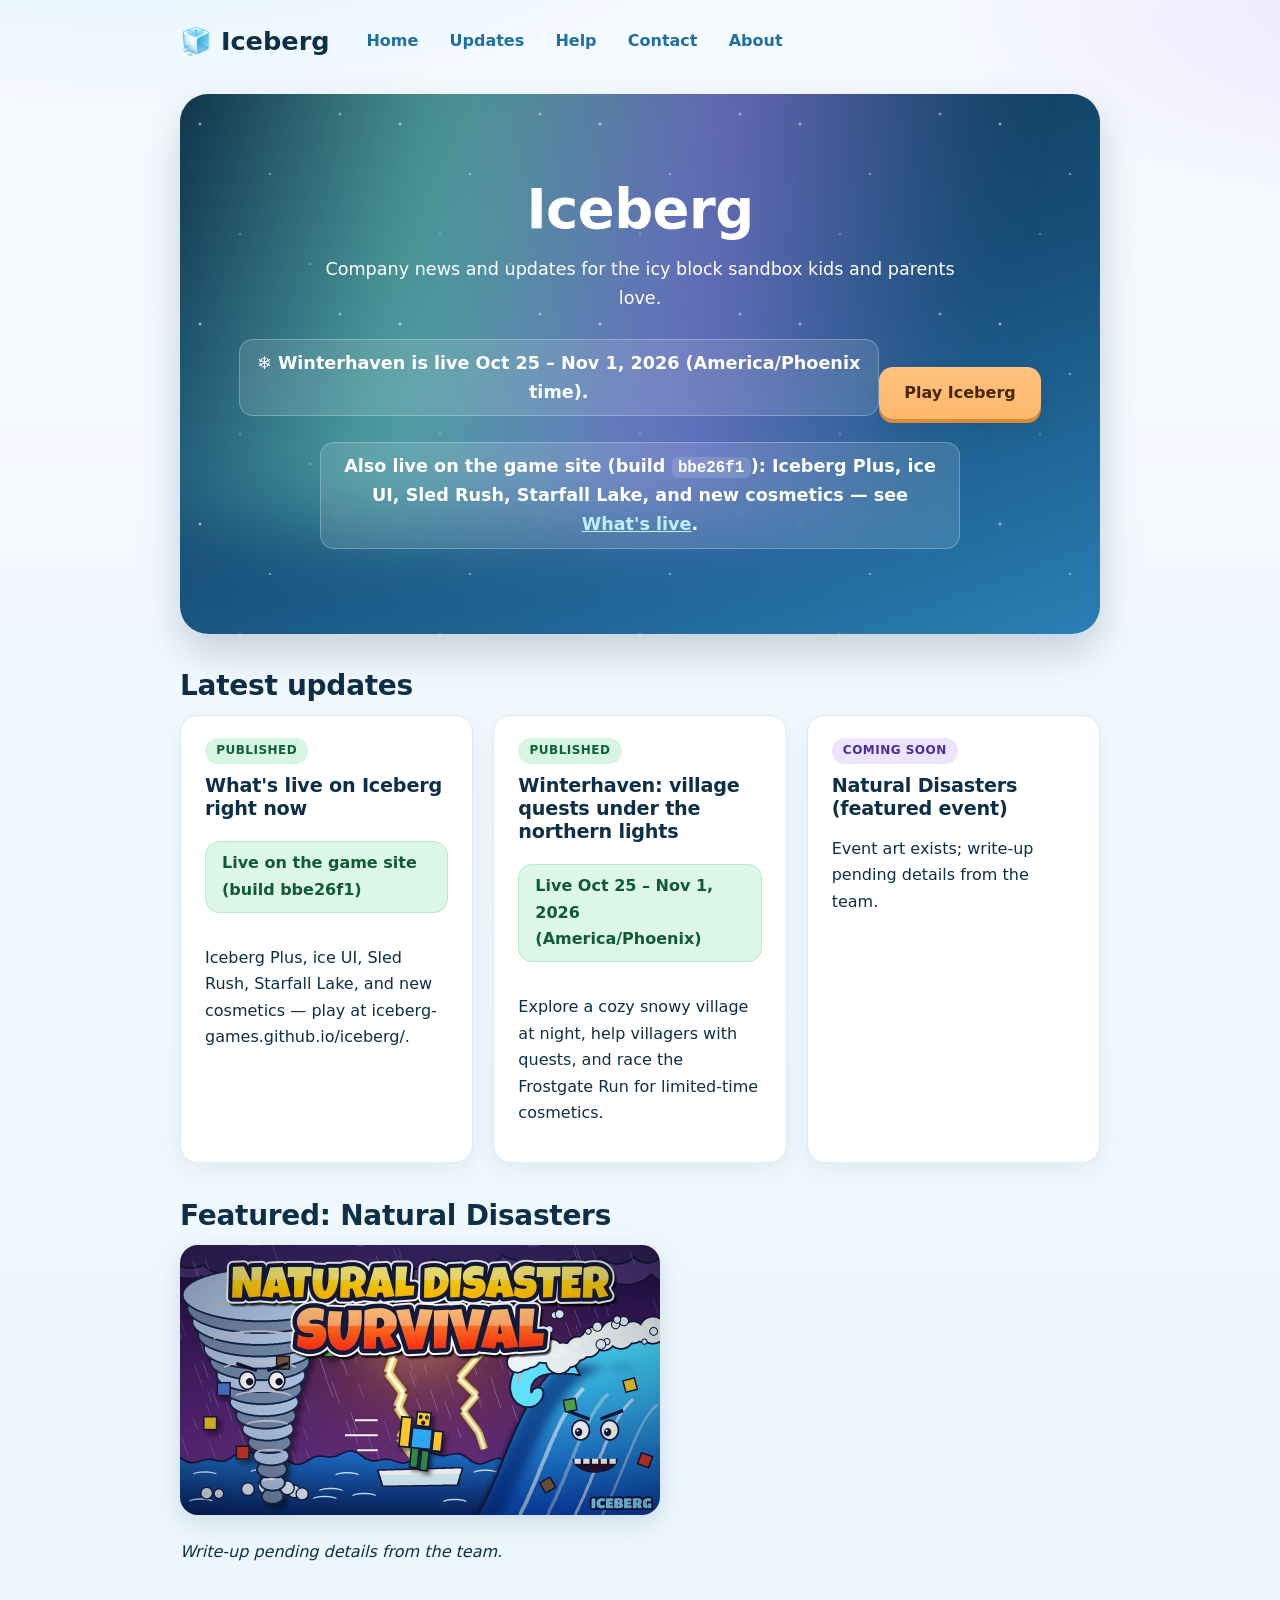
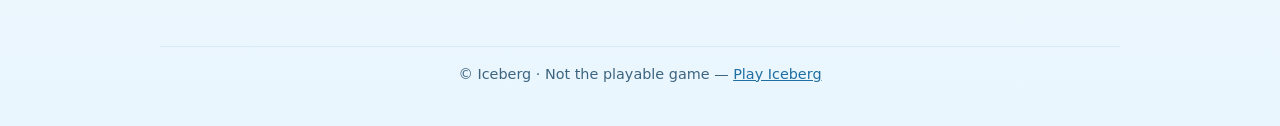
<file: index.html>
<!doctype html><html lang="en" data-root="./"><head><meta charset="utf-8"><meta name="viewport" content="width=device-width,initial-scale=1">
<title>Home · Iceberg</title><link rel="icon" href="./favicon.svg">  <script type="module" crossorigin src="./assets/main-Be5LM6A8.js"></script>
  <link rel="stylesheet" crossorigin href="./assets/main-DLiN7awP.css">
</head>
<body><main>
<section class="hero"><h1>Iceberg</h1><p>Company news and updates for the icy block sandbox kids and parents love.</p><p class="live">❄️ Winterhaven is live <strong>Oct 25 – Nov 1, 2026</strong> (America/Phoenix time).</p><a class="btn" href="https://iceberg-games.github.io/iceberg/">Play Iceberg</a><p class="live">Also live on the game site (build <code>bbe26f1</code>): Iceberg Plus, ice UI, Sled Rush, Starfall Lake, and new cosmetics — see <a href="updates/game-batch-bbe26f1.html">What's live</a>.</p></section>
<h2>Latest updates</h2><div id="posts"></div>
<h2>Featured: Natural Disasters</h2><img src="./nds-game-card.webp" alt="Natural Disasters event card art" width="480"><p><em>Write-up pending details from the team.</em></p>
</main></body></html>
</file>
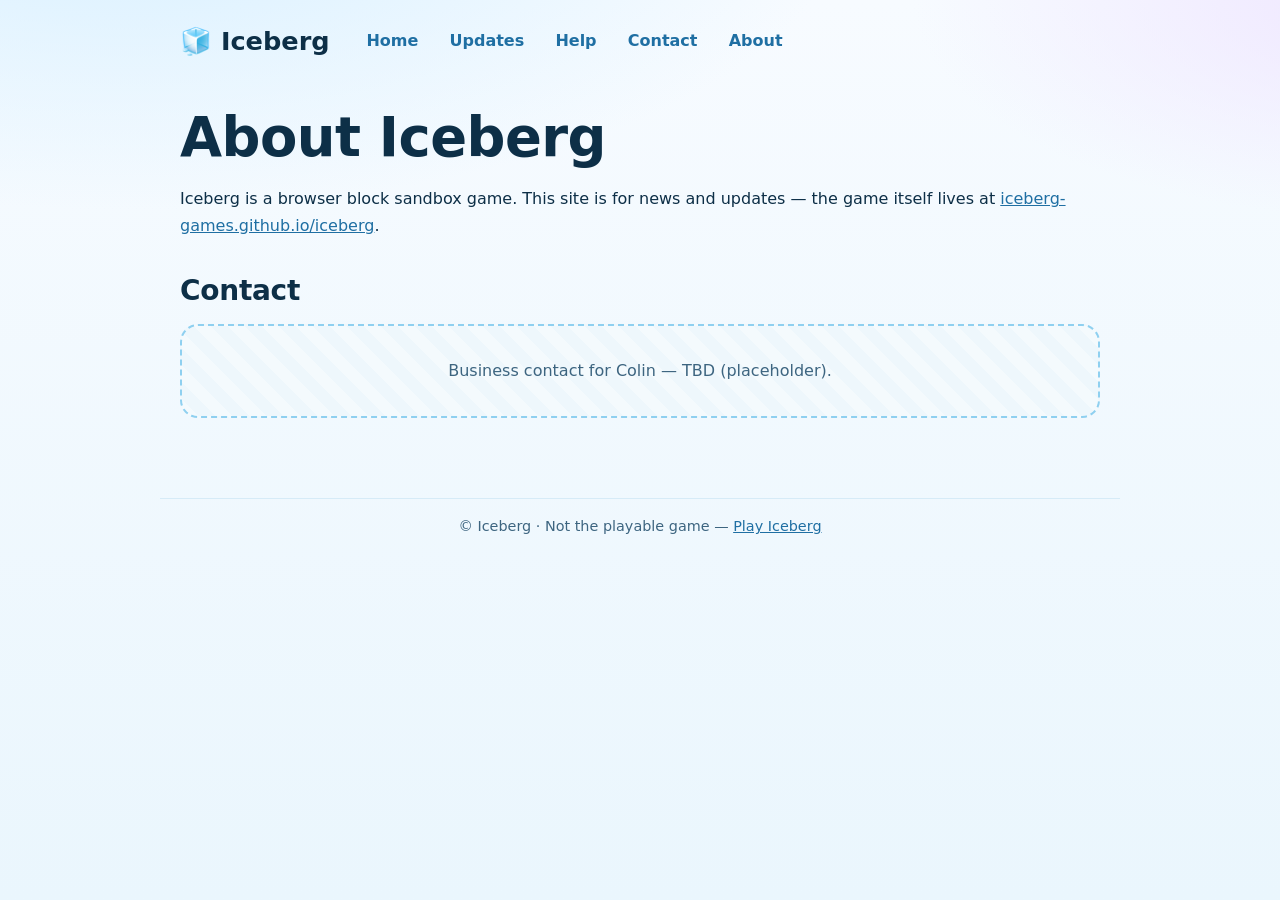
<file: about/index.html>
<!doctype html><html lang="en" data-root="../"><head><meta charset="utf-8"><meta name="viewport" content="width=device-width,initial-scale=1">
<title>About · Iceberg</title><link rel="icon" href="../favicon.svg">  <script type="module" crossorigin src="../assets/main-Be5LM6A8.js"></script>
  <link rel="stylesheet" crossorigin href="../assets/main-DLiN7awP.css">
</head>
<body><main>
<h1>About Iceberg</h1><p>Iceberg is a browser block sandbox game. This site is for news and updates — the game itself lives at <a href="https://iceberg-games.github.io/iceberg/">iceberg-games.github.io/iceberg</a>.</p><h2>Contact</h2><p class="placeholder">Business contact for Colin — TBD (placeholder).</p>
</main></body></html>
</file>
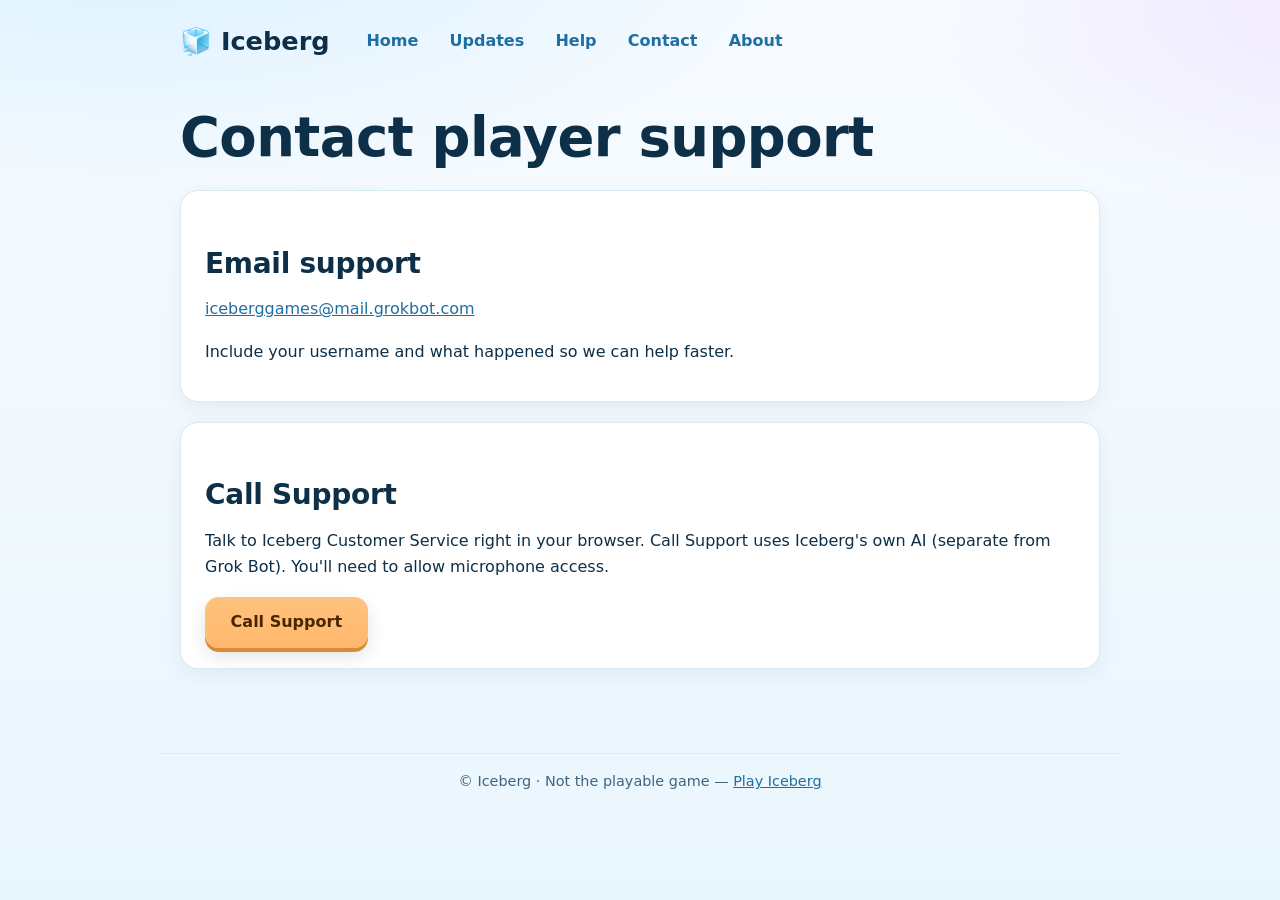
<file: contact/index.html>
<!doctype html><html lang="en" data-root="../"><head><meta charset="utf-8"><meta name="viewport" content="width=device-width,initial-scale=1">
<title>Contact · Iceberg</title><link rel="icon" href="../favicon.svg">  <script type="module" crossorigin src="../assets/contact-Da5qdqk9.js"></script>
  <link rel="modulepreload" crossorigin href="../assets/main-Be5LM6A8.js">
  <link rel="stylesheet" crossorigin href="../assets/main-DLiN7awP.css">
</head>
<body><main>
<h1>Contact player support</h1>
<section class="card" aria-labelledby="c-email"><h2 id="c-email">Email support</h2><p><a href="mailto:iceberggames@mail.grokbot.com">iceberggames@mail.grokbot.com</a></p><p>Include your username and what happened so we can help faster.</p></section>
<section class="card" aria-labelledby="c-call"><h2 id="c-call">Call Support</h2>
<p>Talk to Iceberg Customer Service right in your browser. Call Support uses Iceberg's own AI (separate from Grok Bot). You'll need to allow microphone access.</p>
<button type="button" id="call-open">Call Support</button>
<div id="call-panel" class="call-panel" hidden role="dialog" aria-label="Call Support">
  <div id="call-orb" class="call-orb" data-state="idle" aria-hidden="true"></div>
  <p id="call-state" class="call-state">Idle</p>
  <p id="call-status" aria-live="polite">Ready when you are.</p>
  <div class="call-controls">
    <button type="button" id="call-start">Start call</button>
    <button type="button" id="call-mute" disabled aria-pressed="false">Mute</button>
    <button type="button" id="call-hangup">Hang up</button>
  </div>
</div>
</section>
</main></body></html>
</file>
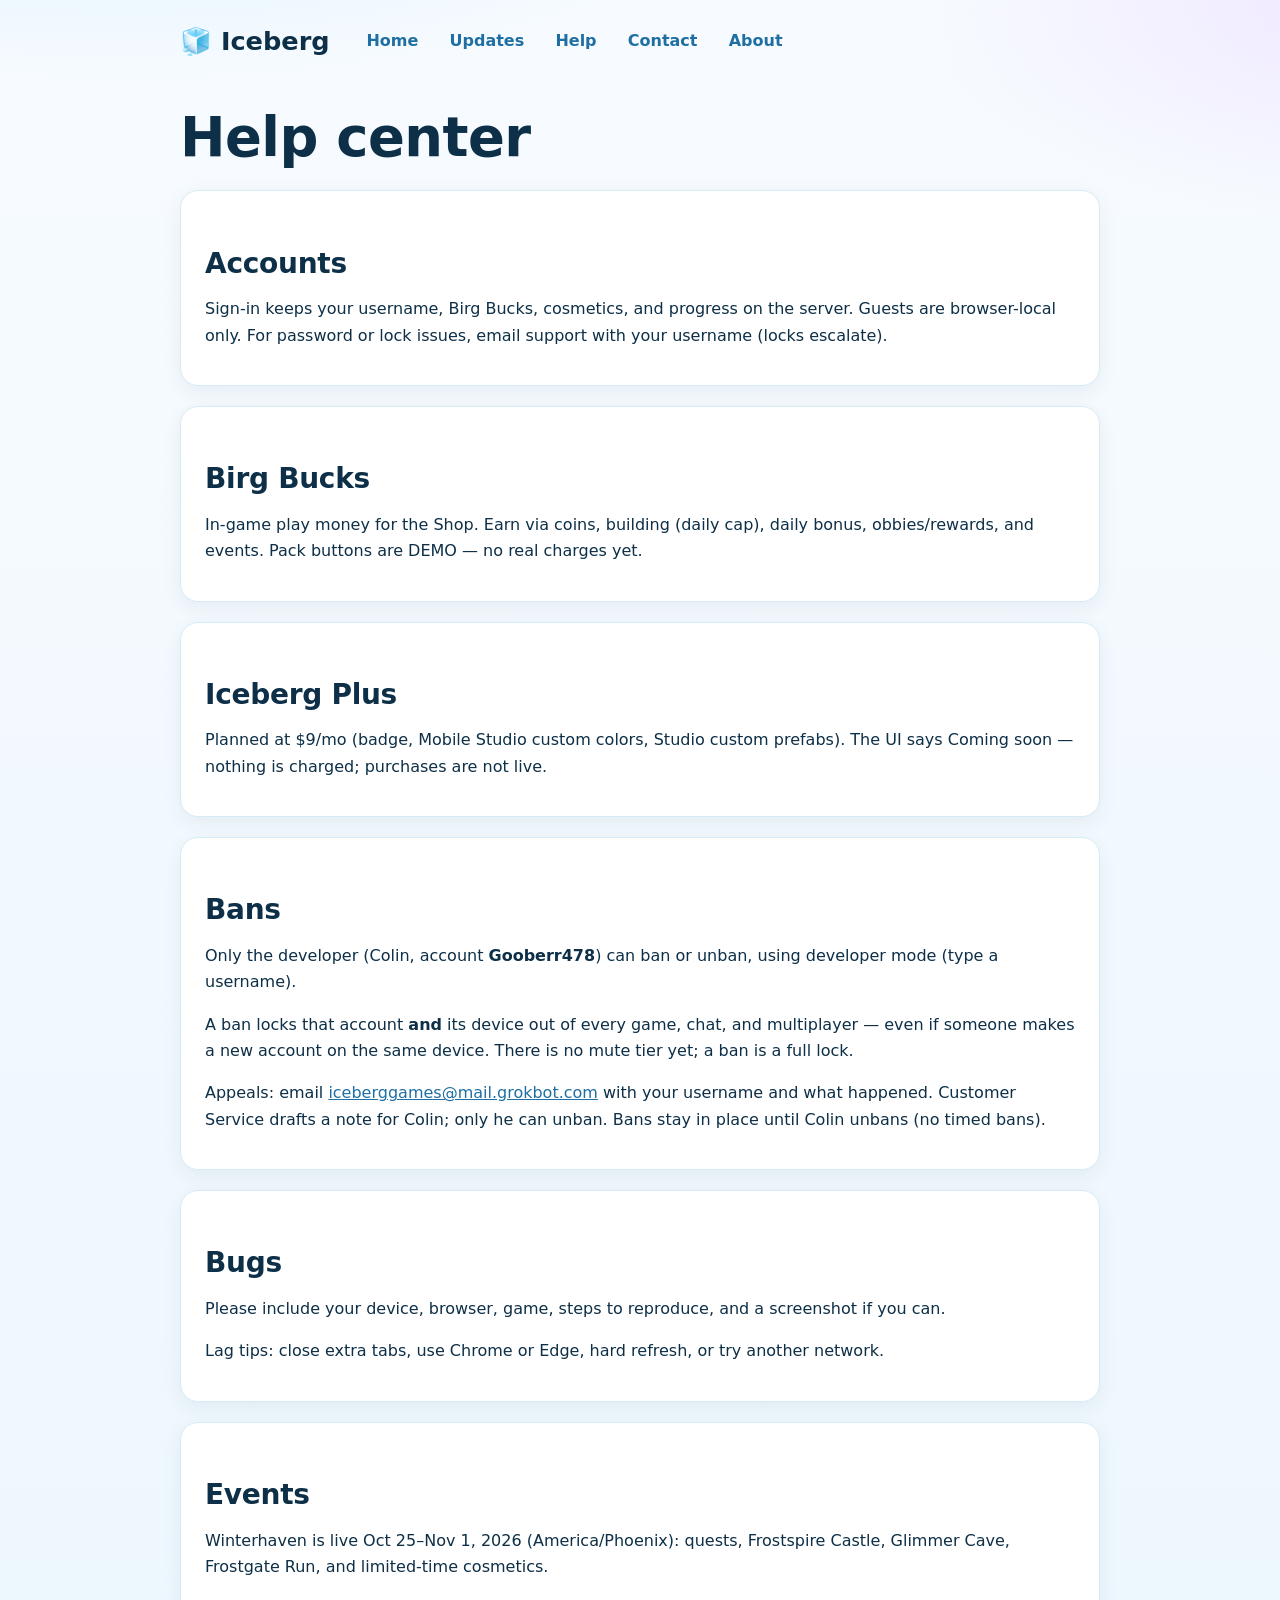
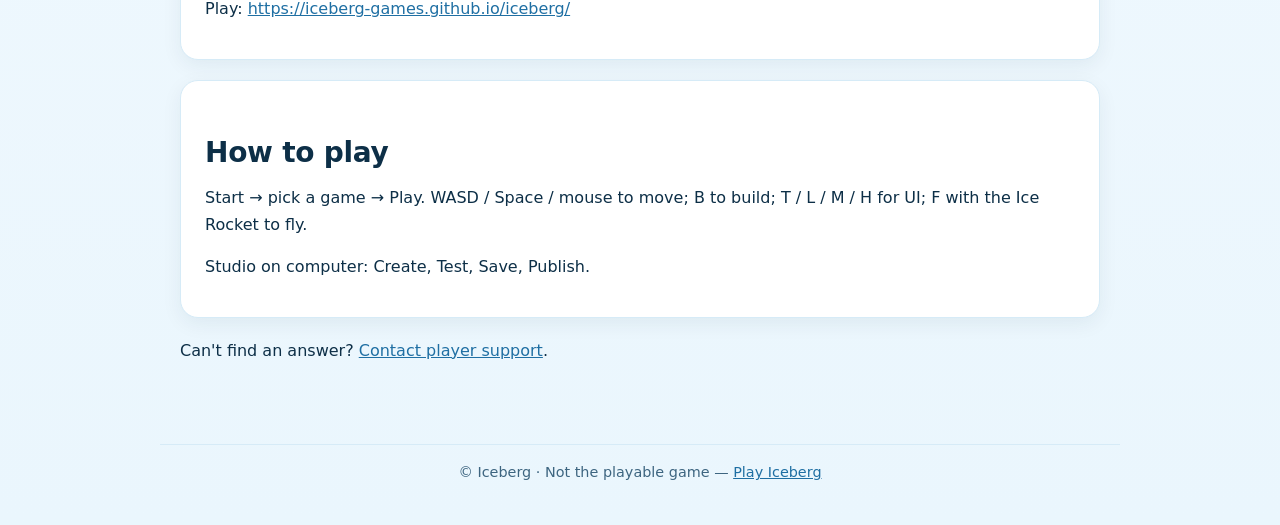
<file: help/index.html>
<!doctype html><html lang="en" data-root="../"><head><meta charset="utf-8"><meta name="viewport" content="width=device-width,initial-scale=1">
<title>Help · Iceberg</title><link rel="icon" href="../favicon.svg">  <script type="module" crossorigin src="../assets/main-Be5LM6A8.js"></script>
  <link rel="stylesheet" crossorigin href="../assets/main-DLiN7awP.css">
</head>
<body><main>
<h1>Help center</h1>
<section class="card" aria-labelledby="faq-accounts"><h2 id="faq-accounts">Accounts</h2><p>Sign-in keeps your username, Birg Bucks, cosmetics, and progress on the server. Guests are browser-local only. For password or lock issues, email support with your username (locks escalate).</p></section>
<section class="card" aria-labelledby="faq-bb"><h2 id="faq-bb">Birg Bucks</h2><p>In-game play money for the Shop. Earn via coins, building (daily cap), daily bonus, obbies/rewards, and events. Pack buttons are DEMO — no real charges yet.</p></section>
<section class="card" aria-labelledby="faq-plus"><h2 id="faq-plus">Iceberg Plus</h2><p>Planned at $9/mo (badge, Mobile Studio custom colors, Studio custom prefabs). The UI says Coming soon — nothing is charged; purchases are not live.</p></section>
<section class="card" aria-labelledby="faq-bans"><h2 id="faq-bans">Bans</h2>

<p>Only the developer (Colin, account <strong>Gooberr478</strong>) can ban or unban, using developer mode (type a username).</p>
<p>A ban locks that account <strong>and</strong> its device out of every game, chat, and multiplayer — even if someone makes a new account on the same device. There is no mute tier yet; a ban is a full lock.</p>
<p>Appeals: email <a href="mailto:iceberggames@mail.grokbot.com">iceberggames@mail.grokbot.com</a> with your username and what happened. Customer Service drafts a note for Colin; only he can unban. Bans stay in place until Colin unbans (no timed bans).</p>
</section>
<section class="card" aria-labelledby="faq-bugs"><h2 id="faq-bugs">Bugs</h2><p>Please include your device, browser, game, steps to reproduce, and a screenshot if you can.</p><p>Lag tips: close extra tabs, use Chrome or Edge, hard refresh, or try another network.</p></section>
<section class="card" aria-labelledby="faq-events"><h2 id="faq-events">Events</h2><p>Winterhaven is live Oct 25–Nov 1, 2026 (America/Phoenix): quests, Frostspire Castle, Glimmer Cave, Frostgate Run, and limited-time cosmetics.</p><p>Play: <a href="https://iceberg-games.github.io/iceberg/">https://iceberg-games.github.io/iceberg/</a></p></section>
<section class="card" aria-labelledby="faq-play"><h2 id="faq-play">How to play</h2><p>Start → pick a game → Play. WASD / Space / mouse to move; B to build; T / L / M / H for UI; F with the Ice Rocket to fly.</p><p>Studio on computer: Create, Test, Save, Publish.</p></section>
<p>Can't find an answer? <a href="../contact/index.html">Contact player support</a>.</p>
</main></body></html>
</file>
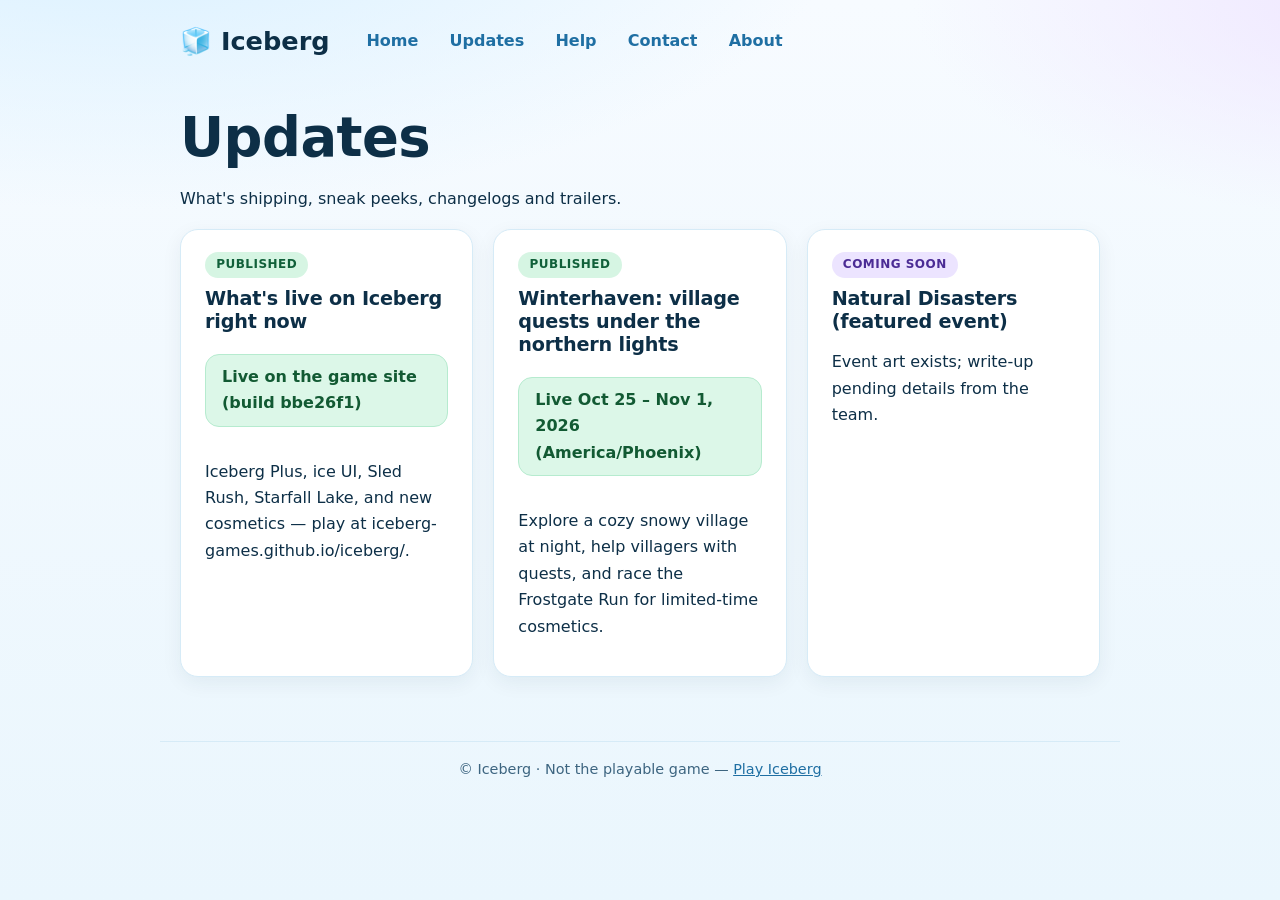
<file: updates/index.html>
<!doctype html><html lang="en" data-root="../"><head><meta charset="utf-8"><meta name="viewport" content="width=device-width,initial-scale=1">
<title>Updates · Iceberg</title><link rel="icon" href="../favicon.svg">  <script type="module" crossorigin src="../assets/main-Be5LM6A8.js"></script>
  <link rel="stylesheet" crossorigin href="../assets/main-DLiN7awP.css">
</head>
<body><main>
<h1>Updates</h1><p>What's shipping, sneak peeks, changelogs and trailers. </p><div id="posts"></div>
</main></body></html>
</file>
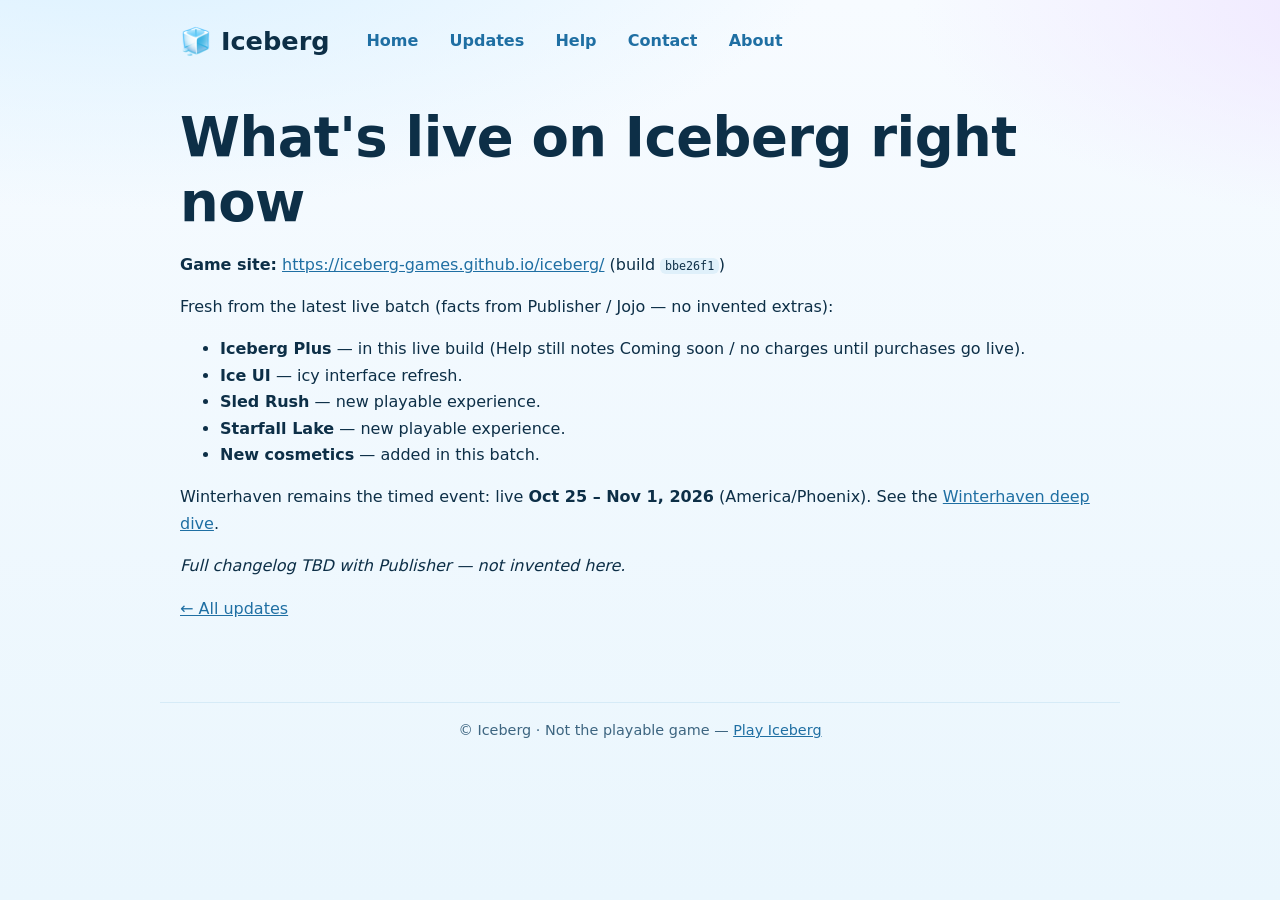
<file: updates/game-batch-bbe26f1.html>
<!doctype html><html lang="en" data-root="../"><head><meta charset="utf-8"><meta name="viewport" content="width=device-width,initial-scale=1">
<title>What's live · Iceberg</title><link rel="icon" href="../favicon.svg">  <script type="module" crossorigin src="../assets/main-Be5LM6A8.js"></script>
  <link rel="stylesheet" crossorigin href="../assets/main-DLiN7awP.css">
</head>
<body><main>
<h1>What's live on Iceberg right now</h1>
<p><strong>Game site:</strong> <a href="https://iceberg-games.github.io/iceberg/">https://iceberg-games.github.io/iceberg/</a> (build <code>bbe26f1</code>)</p>
<p>Fresh from the latest live batch (facts from Publisher / Jojo — no invented extras):</p>
<ul>
<li><strong>Iceberg Plus</strong> — in this live build (Help still notes Coming soon / no charges until purchases go live).</li>
<li><strong>Ice UI</strong> — icy interface refresh.</li>
<li><strong>Sled Rush</strong> — new playable experience.</li>
<li><strong>Starfall Lake</strong> — new playable experience.</li>
<li><strong>New cosmetics</strong> — added in this batch.</li>
</ul>
<p>Winterhaven remains the timed event: live <strong>Oct 25 – Nov 1, 2026</strong> (America/Phoenix). See the <a href="./winterhaven.html">Winterhaven deep dive</a>.</p>
<p><em>Full changelog TBD with Publisher — not invented here.</em></p>
<p><a href="./index.html">← All updates</a></p>
</main></body></html>
</file>
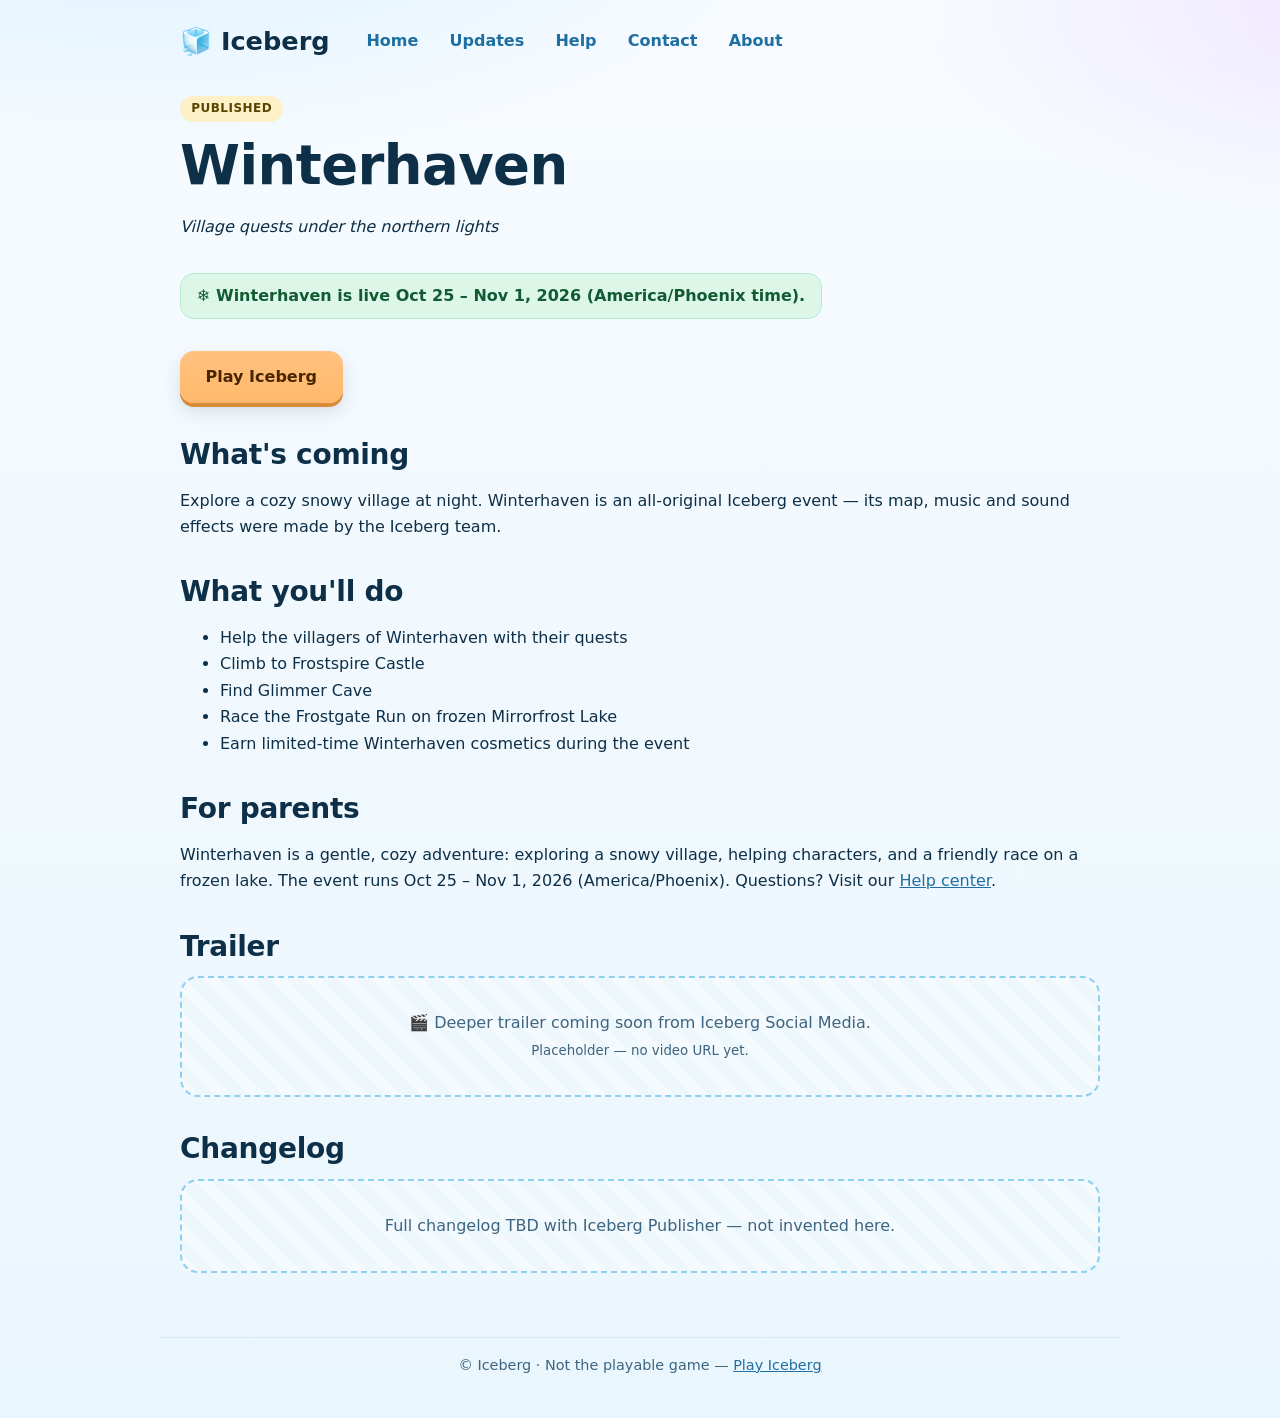
<file: updates/winterhaven.html>
<!doctype html><html lang="en" data-root="../"><head><meta charset="utf-8"><meta name="viewport" content="width=device-width,initial-scale=1">
<title>Winterhaven · Iceberg</title><link rel="icon" href="../favicon.svg">  <script type="module" crossorigin src="../assets/main-Be5LM6A8.js"></script>
  <link rel="stylesheet" crossorigin href="../assets/main-DLiN7awP.css">
</head>
<body><main>
<article><span class="badge">Published</span><h1>Winterhaven</h1><p><em>Village quests under the northern lights</em></p><p class="live">❄️ Winterhaven is live <strong>Oct 25 – Nov 1, 2026</strong> (America/Phoenix time).</p>
<p><a class="btn" href="https://iceberg-games.github.io/iceberg/">Play Iceberg</a></p>
<h2>What's coming</h2><p>Explore a cozy snowy village at night. Winterhaven is an all-original Iceberg event — its map, music and sound effects were made by the Iceberg team.</p>
<h2>What you'll do</h2><ul><li>Help the villagers of Winterhaven with their quests</li><li>Climb to Frostspire Castle</li><li>Find Glimmer Cave</li><li>Race the Frostgate Run on frozen Mirrorfrost Lake</li><li>Earn limited-time Winterhaven cosmetics during the event</li></ul>
<h2>For parents</h2><p>Winterhaven is a gentle, cozy adventure: exploring a snowy village, helping characters, and a friendly race on a frozen lake. The event runs Oct 25 – Nov 1, 2026 (America/Phoenix). Questions? Visit our <a href="../help/index.html">Help center</a>.</p>
<h2>Trailer</h2><div class="placeholder">🎬 Deeper trailer coming soon from Iceberg Social Media.<br><small>Placeholder — no video URL yet.</small></div>
<h2>Changelog</h2><div class="placeholder">Full changelog TBD with Iceberg Publisher — not invented here.</div></article>
</main></body></html>
</file>
<file: assets/main-DLiN7awP.css>
:root{--ice:#eaf6fd;--frost:#f7fbff;--deep:#0d2f47;--mid:#1f6fa3;--soft:#8fd0f0;--aurora1:#7ee8c8;--aurora2:#a78bfa;--sun:#ffb86b;--warn:#fff1c7;--radius:18px;font-family:Nunito,Trebuchet MS,system-ui,-apple-system,Segoe UI,Roboto,sans-serif;color:var(--deep);line-height:1.65;-webkit-text-size-adjust:100%}*{box-sizing:border-box}body{margin:0;background:radial-gradient(1200px 500px at 10% -10%,#d8f0ff 0,transparent 60%),radial-gradient(900px 400px at 110% 0,#efe6ff 0,transparent 55%),linear-gradient(var(--frost),var(--ice));min-height:100vh}h1,h2,h3{line-height:1.2;letter-spacing:-.01em}h1{font-size:clamp(2.2rem,6vw,3.4rem);font-weight:900;margin:.2em 0}h2{font-size:clamp(1.35rem,3.5vw,1.75rem);font-weight:800;margin:2.2rem 0 .8rem}h3{font-size:1.2rem;margin:.6rem 0 .3rem}a{color:var(--mid)}a:hover{color:#0b4f7c}a:focus-visible,.btn:focus-visible,button:focus-visible{outline:3px solid var(--sun);outline-offset:3px;border-radius:8px}code{background:#dff0fa;padding:.1em .4em;border-radius:6px;font-size:.9em}.banner{display:none}header,main,footer{max-width:960px;margin:auto;padding:1rem 1.25rem}.site-header{display:flex;flex-wrap:wrap;align-items:center;gap:.5rem 1.5rem;padding-top:1.25rem}.logo{font-size:1.6rem;font-weight:900;color:var(--deep);text-decoration:none}nav{display:flex;flex-wrap:wrap;gap:.35rem}nav a{color:var(--mid);font-weight:700;text-decoration:none;padding:.35rem .8rem;border-radius:99px;transition:background .2s}nav a:hover{background:#fff;box-shadow:0 2px 8px #0d2f4712;color:var(--deep)}.hero{position:relative;overflow:hidden;isolation:isolate;text-align:center;padding:clamp(2.5rem,7vw,4.5rem) 1.25rem;border-radius:28px;color:#fff;background:linear-gradient(160deg,#0d2f47,#17507a 55%,#2a7fb5);box-shadow:0 18px 40px #0d2f4733}.hero:before{content:"";position:absolute;inset:-40% -20% auto;height:120%;z-index:-1;opacity:.55;filter:blur(40px);background:linear-gradient(100deg,transparent 15%,var(--aurora1) 35%,var(--aurora2) 55%,transparent 75%);animation:aurora 14s ease-in-out infinite alternate}.hero:after{content:"";position:absolute;top:0;right:0;bottom:0;left:0;z-index:-1;opacity:.8;pointer-events:none;background-image:radial-gradient(2px 2px at 20px 30px,#fff,transparent),radial-gradient(1.5px 1.5px at 90px 80px,#fff,transparent),radial-gradient(2px 2px at 160px 20px,#ffffffcc,transparent),radial-gradient(1px 1px at 60px 140px,#fff,transparent),radial-gradient(1.5px 1.5px at 130px 170px,#ffffffaa,transparent);background-size:200px 200px;animation:snow 18s linear infinite}.hero p{max-width:40rem;margin:.8rem auto;font-size:1.1rem}.hero a:not(.btn){color:#bff1ff}.hero code{background:#fff2;color:#fff}@keyframes aurora{0%{transform:translate(-8%) rotate(-3deg)}to{transform:translate(8%) rotate(3deg)}}@keyframes snow{to{background-position:0 200px}}@media (prefers-reduced-motion:reduce){.hero:before,.hero:after,.call-orb{animation:none!important}}.btn,button{display:inline-block;background:linear-gradient(180deg,#ffc27f,var(--sun));color:#4a2600;padding:.8rem 1.6rem;border:0;border-radius:14px;text-decoration:none;font:inherit;font-weight:800;cursor:pointer;box-shadow:0 4px #d98a3a,0 8px 18px #0d2f4722;transition:transform .15s,box-shadow .15s}.btn:hover,button:hover{transform:translateY(-2px);color:#4a2600}.btn:active,button:active{transform:translateY(2px);box-shadow:0 1px #d98a3a}button:disabled{opacity:.55;cursor:not-allowed;transform:none}.live{display:inline-block;background:#dcf7e8;color:#125a33;padding:.55rem 1rem;border-radius:14px;font-weight:700;border:1px solid #b6ebcf}.hero .live{background:#ffffff1f;color:#fff;border-color:#ffffff40;-webkit-backdrop-filter:blur(4px);backdrop-filter:blur(4px)}#posts{display:grid;grid-template-columns:repeat(auto-fill,minmax(260px,1fr));gap:1.25rem}#posts .card{margin:0}.card{background:#fff;border-radius:var(--radius);padding:1.25rem 1.5rem;margin:1.25rem 0;border:1px solid #d6ebf7;box-shadow:0 6px 20px #0d2f4710;transition:transform .2s,box-shadow .2s}.card:hover{transform:translateY(-3px);box-shadow:0 12px 28px #0d2f471c}.card h3 a{text-decoration:none;color:var(--deep)}.card h3 a:hover{color:var(--mid)}.badge{display:inline-block;font-size:.75rem;letter-spacing:.04em;text-transform:uppercase;padding:.2rem .7rem;border-radius:99px;background:var(--warn);color:#5a4500;font-weight:800}.badge-published,.badge-live{background:#d6f5e3;color:#11603a}.badge-coming-soon{background:#ece4ff;color:#4b2c95}.placeholder{border:2px dashed var(--soft);border-radius:var(--radius);padding:2rem;text-align:center;background:repeating-linear-gradient(45deg,#f4fafd 0,#f4fafd 12px,#eef7fc 12px,#eef7fc 24px);color:#3d6580}img{max-width:100%;height:auto;border-radius:var(--radius);box-shadow:0 8px 24px #0d2f4720}footer{text-align:center;font-size:.9rem;color:#3d6580;margin-top:3rem;padding-bottom:2.5rem;border-top:1px solid #d6ebf7}.call-panel{margin-top:1rem;padding:1.5rem;border:1px solid #bfe3f7;border-radius:var(--radius);text-align:center;background:linear-gradient(#fff,#f2f9fe)}.call-orb{width:84px;height:84px;margin:0 auto .75rem;border-radius:50%;background:radial-gradient(circle at 35% 30%,#d6ecfa,#7aa7c7);box-shadow:0 0 0 8px #7aa7c722;transition:.3s}.call-orb[data-state=listening]{background:radial-gradient(circle at 35% 30%,#c8f7dc,#4fd18b);animation:pulse 1.2s infinite}.call-orb[data-state=speaking]{background:radial-gradient(circle at 35% 30%,#d5ecff,#5fb4ff);animation:pulse .6s infinite}.call-state{font-weight:800;text-transform:capitalize}.call-controls{display:flex;gap:.6rem;justify-content:center;flex-wrap:wrap;margin-top:.75rem}@keyframes pulse{50%{transform:scale(1.1)}}@media (max-width:600px){header,main,footer{padding:.75rem 1rem}.site-header{justify-content:center;text-align:center}nav{justify-content:center}.hero{border-radius:20px}.card{padding:1rem 1.15rem}.btn{width:100%;max-width:320px}}
</file>
